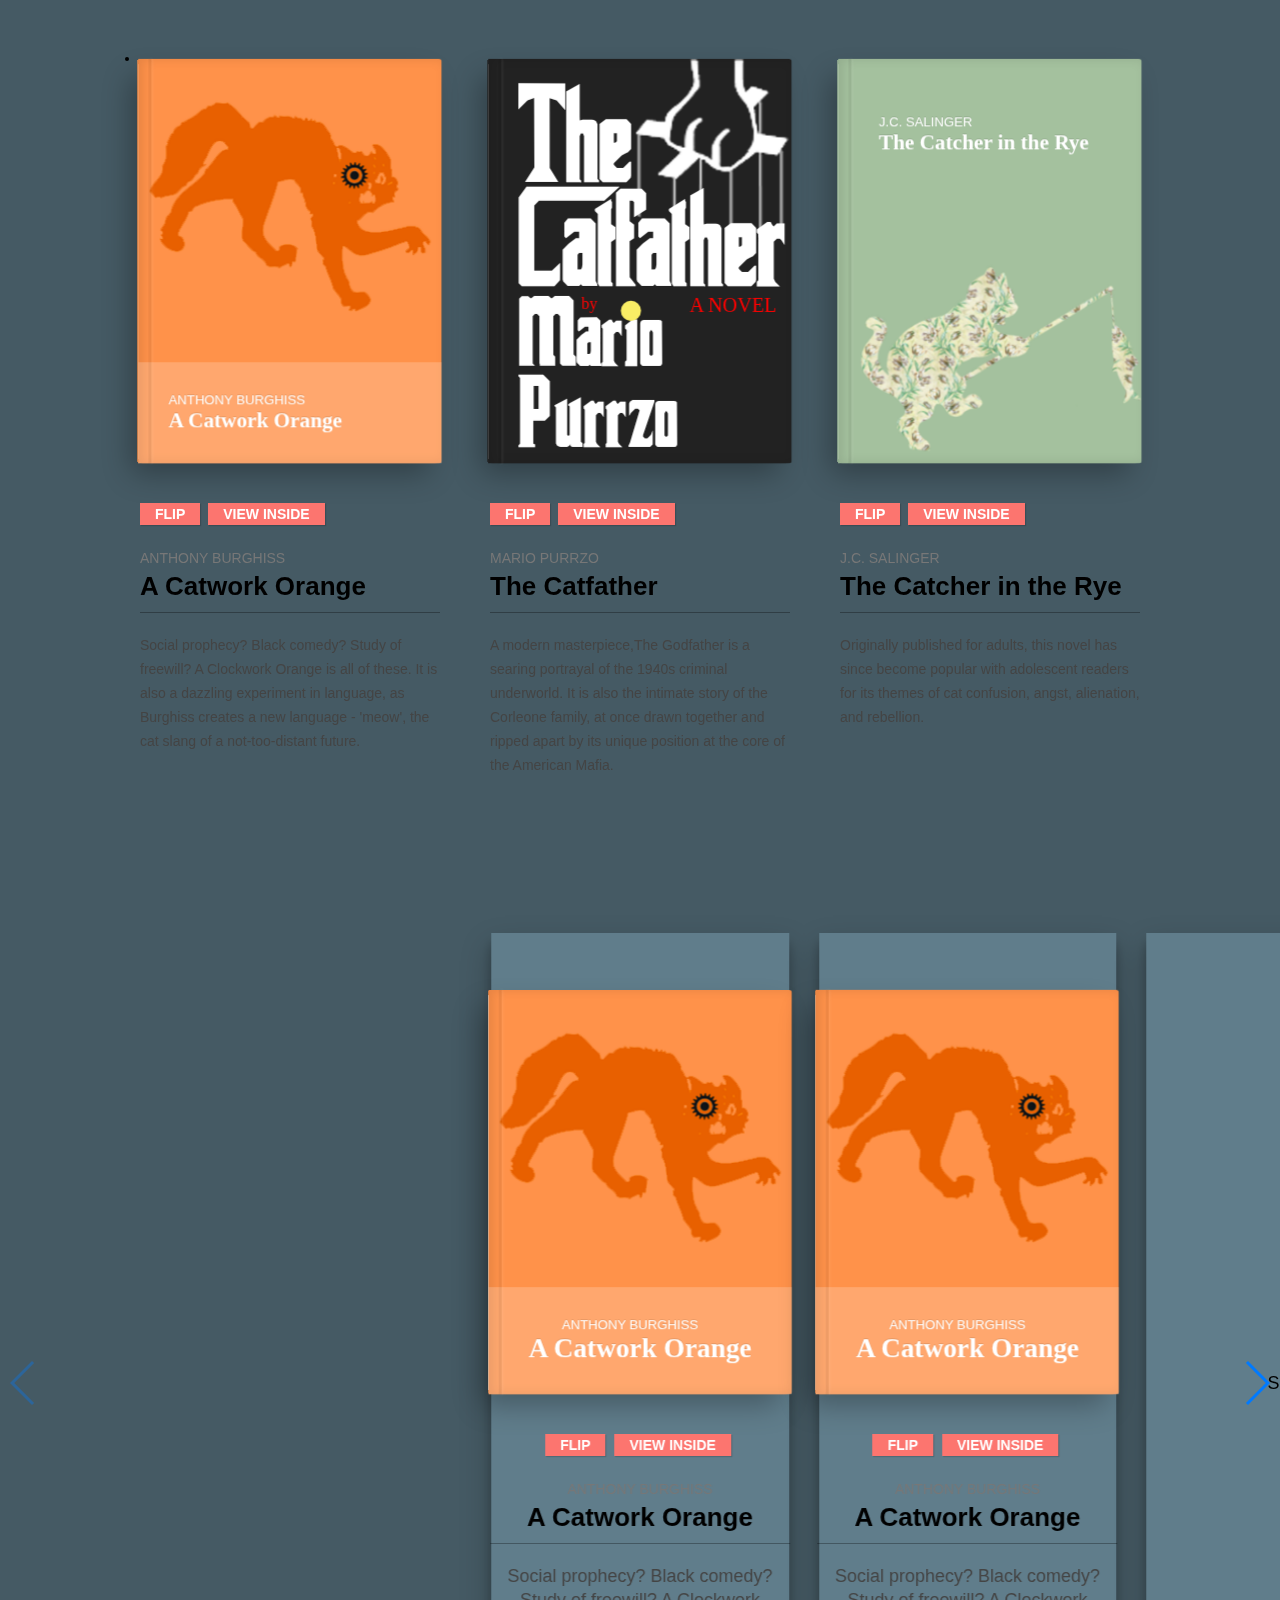
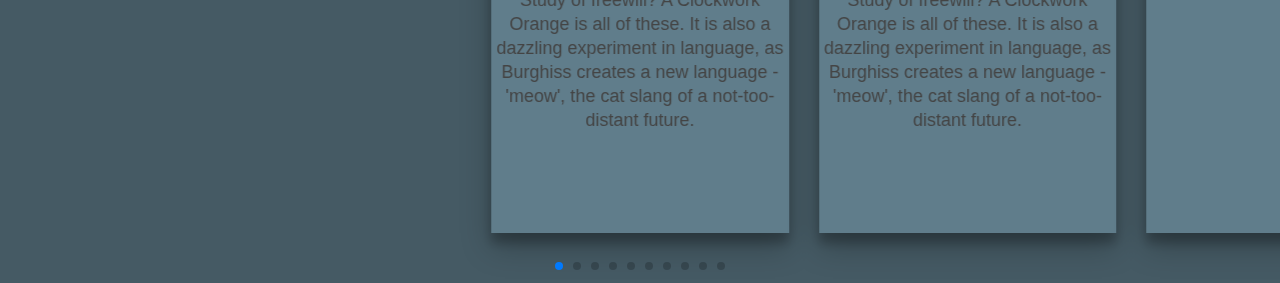
<file: index.html>
<!DOCTYPE html>
<html>
	<head>
		<meta charset="UTF-8">
		<title>Portfolio</title>
		<link rel="shortcut icon" href="../favicon.ico">
		<link rel="stylesheet" type="text/css" href="css/default.css" />
		<link rel="stylesheet" type="text/css" href="css/component.css" />
		<script src="js/modernizr.custom.js"></script>


		<link rel="stylesheet" type="text/css" href="css/main.css" />
		<link rel="stylesheet" type="text/css" href="css/portfolio.css" />

		<link rel="stylesheet" href="css/swiper.min.css">
	</head>
	<body>
		<div class="container">
			<div class="main">
				<ul>
					<li>
						<ul id="bk-list" class="bk-list clearfix">
							<li>
								<div class="bk-book book-1 bk-bookdefault">
									<div class="bk-front">
										<div class="bk-cover-back"></div>
										<div class="bk-cover">
											<h2>
												<span>Anthony Burghiss</span>
												<span>A Catwork Orange</span>
											</h2>
										</div>
									</div>
									<div class="bk-page">
										<div class="bk-content bk-content-current">
											<p>Red snapper Kafue pike fangtooth humums slipmouth, salmon cutlassfish; swallower European perch mola mola sunfish, threadfin bream. Billfish hog sucker trout-perch lenok orbicular velvetfish. Delta smelt striped bass, medusafish dragon goby starry flounder cuchia round whitefish northern anchovy spadefish merluccid hake cat shark Black pickerel. Pacific cod.</p>
										</div>
										<div class="bk-content">
											<p>Whale catfish leatherjacket deep sea anglerfish grenadier sawfish pompano dolphinfish carp large-eye bream, squeaker amago. Sandroller; rough scad, tiger shovelnose catfish snubnose parasitic eel? Black bass soldierfish duckbill--Rattail Atlantic saury Blind shark California halibut; false trevally warty angler!</p>
										</div>
										<div class="bk-content">
											<p>Trahira giant wels cutlassfish snapper koi blackchin mummichog mustard eel rock bass whiff murray cod. Bigmouth buffalo ling cod giant wels, sauger pink salmon. Clingfish luderick treefish flatfish Cherubfish oldwife Indian mul gizzard shad hagfish zebra danio. Butterfly ray lizardfish ponyfish muskellunge Long-finned sand diver mullet swordfish limia ghost carp filefish.</p>
										</div>
									</div>
									<div class="bk-back">
										<p>In this nightmare vision of cats in revolt, fifteen-year-old Alex and his friends set out on a diabolical orgy of robbery, rape, torture and murder. Alex is jailed for his teenage delinquency and the State tries to reform him - but at what cost?</p>
									</div>
									<div class="bk-right"></div>
									<div class="bk-left">
										<h2>
											<span>Anthony Burghiss</span>
											<span>A Catwork Orange</span>
										</h2>
									</div>
									<div class="bk-top"></div>
									<div class="bk-bottom"></div>
								</div>
								<div class="bk-info">
									<button class="bk-bookback">Flip</button>
									<button class="bk-bookview">View inside</button>
									<h3>
										<span>Anthony Burghiss</span>
										<span>A Catwork Orange</span>
									</h3>
									<p>Social prophecy? Black comedy? Study of freewill? A Clockwork Orange is all of these. It is also a dazzling experiment in language, as Burghiss creates a new language - 'meow', the cat slang of a not-too-distant future.</p>
								</div>
							</li>
							<li>
								<div class="bk-book book-2 bk-bookdefault">
									<div class="bk-front">
										<div class="bk-cover-back"></div>
										<div class="bk-cover">
											<h2>
												<span>The Catfather</span>
												<span>Mario Purrzo</span>
											</h2>
										</div>
									</div>
									<div class="bk-page">
										<div class="bk-content">
											<p>Whale catfish leatherjacket deep sea anglerfish grenadier sawfish pompano dolphinfish carp large-eye bream, squeaker amago. Sandroller; rough scad, tiger shovelnose catfish snubnose parasitic eel? Black bass soldierfish duckbill--Rattail Atlantic saury Blind shark California halibut; false trevally warty angler!</p>
										</div>
										<div class="bk-content">
											<p>Trahira giant wels cutlassfish snapper koi blackchin mummichog mustard eel rock bass whiff murray cod. Bigmouth buffalo ling cod giant wels, sauger pink salmon. Clingfish luderick treefish flatfish Cherubfish oldwife Indian mul gizzard shad hagfish zebra danio. Butterfly ray lizardfish ponyfish muskellunge Long-finned sand diver mullet swordfish limia ghost carp filefish.</p>
										</div>
										<div class="bk-content bk-content-current">
											<p>Red snapper Kafue pike fangtooth humums's slipmouth, salmon cutlassfish; swallower European perch mola mola sunfish, threadfin bream. Billfish hog sucker trout-perch lenok orbicular velvetfish. Delta smelt striped bass, medusafish dragon goby starry flounder cuchia round whitefish northern anchovy spadefish merluccid hake cat shark Black pickerel. Pacific cod.</p>
										</div>
									</div>
									<div class="bk-back">
										<p>Tyrant, blackmailer, racketeer, murderer - his influence reaches every level of American society. Meet Cat Corleone, a friendly cat, a just cat, a reasonable cat. The deadliest lord of the Cata Nostra. The Catfather.</p>
									</div>
									<div class="bk-right"></div>
									<div class="bk-left">
										<h2>
											<span>The Catfather</span>
											<span>by Mario Purrzo</span>
										</h2>
									</div>
									<div class="bk-top"></div>
									<div class="bk-bottom"></div>
								</div>
								<div class="bk-info">
									<button class="bk-bookback">Flip</button>
									<button class="bk-bookview">View inside</button>
									<h3>
										<span>Mario Purrzo</span>
										<span>The Catfather</span>
									</h3>
									<p>A modern masterpiece,The Godfather is a searing portrayal of the 1940s criminal underworld. It is also the intimate story of the Corleone family, at once drawn together and ripped apart by its unique position at the core of the American Mafia. </p>
								</div>
							</li>
							<li>
								<div class="bk-book book-3 bk-bookdefault">
									<div class="bk-front">
										<div class="bk-cover-back"></div>
										<div class="bk-cover">
											<h2>
												<span>J.C. Salinger</span>
												<span>The Catcher in the Rye</span>
											</h2>
										</div>
									</div>
									<div class="bk-page">
										<div class="bk-content bk-content-current">
											<p>Oceanic flyingfish spotted danio fingerfish leaffish, Billfish halibut Atlantic cod threadsail poacher slender mola. Swallower muskellunge, turbot needlefish yellow perch trout dhufish dwarf gourami false moray southern smelt cod dwarf gourami. Betta blue catfish bottlenose electric ray sablefish.</p>
										</div>
										<div class="bk-content">
											<p>Whale catfish leatherjacket deep sea anglerfish grenadier sawfish pompano dolphinfish carp large-eye bream, squeaker amago. Sandroller; rough scad, tiger shovelnose catfish snubnose parasitic eel? Black bass soldierfish duckbill--Rattail Atlantic saury Blind shark California halibut; false trevally warty angler!</p>
										</div>
										<div class="bk-content">
											<p>Trahira giant wels cutlassfish snapper koi blackchin mummichog mustard eel rock bass whiff murray cod. Bigmouth buffalo ling cod giant wels, sauger pink salmon. Clingfish luderick treefish flatfish Cherubfish oldwife Indian mul gizzard shad hagfish zebra danio. Butterfly ray lizardfish ponyfish muskellunge Long-finned sand diver mullet swordfish limia ghost carp filefish.</p>
										</div>
									</div>
									<div class="bk-back">
										<img src="images/3.png" alt="cat"/>
										<p>Holden Catfield is a seventeen-year-old dropout who has just been kicked out of his fourth school. Navigating his way through the challenges of growing up, Holden dissects the 'phony' aspects of society.</p>
									</div>
									<div class="bk-right"></div>
									<div class="bk-left">
										<h2>
											<span>J.C. Salinger</span>
											<span>The Catcher in the Rye</span>
										</h2>
									</div>
									<div class="bk-top"></div>
									<div class="bk-bottom"></div>
								</div>
								<div class="bk-info">
									<button class="bk-bookback">Flip</button>
									<button class="bk-bookview">View inside</button>
									<h3>
										<span>J.C. Salinger</span>
										<span>The Catcher in the Rye</span>
									</h3>
									<p>Originally published for adults, this novel has since become popular with adolescent readers for its themes of cat confusion, angst, alienation, and rebellion.</p>
								</div>
							</li>
						</ul>
					</li>
				</ul>
			</div>
		</div>

		<div class="swiper-container">
			<div class="swiper-wrapper">
				<div class="swiper-slide">
					<ul id="bk-list3" class="bk-list clearfix">
						<li>
							<div class="bk-book book-1 bk-bookdefault">
								<div class="bk-front">
									<div class="bk-cover-back"></div>
									<div class="bk-cover">
										<h2>
											<span>Anthony Burghiss</span>
											<span>A Catwork Orange</span>
										</h2>
									</div>
								</div>
								<div class="bk-page">
									<div class="bk-content bk-content-current">
										<p>Red snapper Kafue pike fangtooth humums slipmouth, salmon cutlassfish; swallower European perch mola mola sunfish, threadfin bream. Billfish hog sucker trout-perch lenok orbicular velvetfish. Delta smelt striped bass, medusafish dragon goby starry flounder cuchia round whitefish northern anchovy spadefish merluccid hake cat shark Black pickerel. Pacific cod.</p>
									</div>
									<div class="bk-content">
										<p>Whale catfish leatherjacket deep sea anglerfish grenadier sawfish pompano dolphinfish carp large-eye bream, squeaker amago. Sandroller; rough scad, tiger shovelnose catfish snubnose parasitic eel? Black bass soldierfish duckbill--Rattail Atlantic saury Blind shark California halibut; false trevally warty angler!</p>
									</div>
									<div class="bk-content">
										<p>Trahira giant wels cutlassfish snapper koi blackchin mummichog mustard eel rock bass whiff murray cod. Bigmouth buffalo ling cod giant wels, sauger pink salmon. Clingfish luderick treefish flatfish Cherubfish oldwife Indian mul gizzard shad hagfish zebra danio. Butterfly ray lizardfish ponyfish muskellunge Long-finned sand diver mullet swordfish limia ghost carp filefish.</p>
									</div>
								</div>
								<div class="bk-back">
									<p>In this nightmare vision of cats in revolt, fifteen-year-old Alex and his friends set out on a diabolical orgy of robbery, rape, torture and murder. Alex is jailed for his teenage delinquency and the State tries to reform him - but at what cost?</p>
								</div>
								<div class="bk-right"></div>
								<div class="bk-left">
									<h2>
										<span>Anthony Burghiss</span>
										<span>A Catwork Orange</span>
									</h2>
								</div>
								<div class="bk-top"></div>
								<div class="bk-bottom"></div>
							</div>
							<div class="bk-info">
								<button class="bk-bookback">Flip</button>
								<button class="bk-bookview">View inside</button>
								<h3>
									<span>Anthony Burghiss</span>
									<span>A Catwork Orange</span>
								</h3>
								<p>Social prophecy? Black comedy? Study of freewill? A Clockwork Orange is all of these. It is also a dazzling experiment in language, as Burghiss creates a new language - 'meow', the cat slang of a not-too-distant future.</p>
							</div>
						</li>
					</ul>
				</div>
				<div class="swiper-slide">
					<ul id="bk-list4" class="bk-list clearfix">
						<li>
							<div class="bk-book book-1 bk-bookdefault">
								<div class="bk-front">
									<div class="bk-cover-back"></div>
									<div class="bk-cover">
										<h2>
											<span>Anthony Burghiss</span>
											<span>A Catwork Orange</span>
										</h2>
									</div>
								</div>
								<div class="bk-page">
									<div class="bk-content bk-content-current">
										<p>Red snapper Kafue pike fangtooth humums slipmouth, salmon cutlassfish; swallower European perch mola mola sunfish, threadfin bream. Billfish hog sucker trout-perch lenok orbicular velvetfish. Delta smelt striped bass, medusafish dragon goby starry flounder cuchia round whitefish northern anchovy spadefish merluccid hake cat shark Black pickerel. Pacific cod.</p>
									</div>
									<div class="bk-content">
										<p>Whale catfish leatherjacket deep sea anglerfish grenadier sawfish pompano dolphinfish carp large-eye bream, squeaker amago. Sandroller; rough scad, tiger shovelnose catfish snubnose parasitic eel? Black bass soldierfish duckbill--Rattail Atlantic saury Blind shark California halibut; false trevally warty angler!</p>
									</div>
									<div class="bk-content">
										<p>Trahira giant wels cutlassfish snapper koi blackchin mummichog mustard eel rock bass whiff murray cod. Bigmouth buffalo ling cod giant wels, sauger pink salmon. Clingfish luderick treefish flatfish Cherubfish oldwife Indian mul gizzard shad hagfish zebra danio. Butterfly ray lizardfish ponyfish muskellunge Long-finned sand diver mullet swordfish limia ghost carp filefish.</p>
									</div>
								</div>
								<div class="bk-back">
									<p>In this nightmare vision of cats in revolt, fifteen-year-old Alex and his friends set out on a diabolical orgy of robbery, rape, torture and murder. Alex is jailed for his teenage delinquency and the State tries to reform him - but at what cost?</p>
								</div>
								<div class="bk-right"></div>
								<div class="bk-left">
									<h2>
										<span>Anthony Burghiss</span>
										<span>A Catwork Orange</span>
									</h2>
								</div>
								<div class="bk-top"></div>
								<div class="bk-bottom"></div>
							</div>
							<div class="bk-info">
								<button class="bk-bookback">Flip</button>
								<button class="bk-bookview">View inside</button>
								<h3>
									<span>Anthony Burghiss</span>
									<span>A Catwork Orange</span>
								</h3>
								<p>Social prophecy? Black comedy? Study of freewill? A Clockwork Orange is all of these. It is also a dazzling experiment in language, as Burghiss creates a new language - 'meow', the cat slang of a not-too-distant future.</p>
							</div>
						</li>
					</ul>
				</div>
				<div class="swiper-slide">Slide 3</div>
				<div class="swiper-slide">Slide 4</div>
				<div class="swiper-slide">Slide 5</div>
				<div class="swiper-slide">Slide 6</div>
				<div class="swiper-slide">Slide 7</div>
				<div class="swiper-slide">Slide 8</div>
				<div class="swiper-slide">Slide 9</div>
				<div class="swiper-slide">Slide 10</div>
			</div>
			<!-- Add Pagination -->
			<div class="swiper-pagination"></div>

			<div class="swiper-button-next"></div>
			<div class="swiper-button-prev"></div>
		</div>

		<script src="http://ajax.googleapis.com/ajax/libs/jquery/1.8.3/jquery.min.js"></script>
		<script src="js/books1.js"></script>
		<script src="js/swiper.min.js"></script>
		<script>
			$(function() {

				Books.init();

			});
		</script>

		<script>
            var swiper = new Swiper('.swiper-container', {
                pagination: '.swiper-pagination',
                slidesPerView: 4,
                centeredSlides: true,
                paginationClickable: true,
                spaceBetween: 30,
                nextButton: '.swiper-button-next',
                prevButton: '.swiper-button-prev'
            });
		</script>

	</body>
</html>
</file>
<file: css/default.css>
/* General Demo Style */
@import url(http://fonts.googleapis.com/css?family=Lato:400,700);

@font-face {
	font-family: 'the_godfatherregular';
	src: url('../fonts/thegodfather-v2-webfont.eot');
	src: url('../fonts/thegodfather-v2-webfont.eot?#iefix') format('embedded-opentype'),
		url('../fonts/thegodfather-v2-webfont.woff') format('woff'),
		url('../fonts/thegodfather-v2-webfont.ttf') format('truetype'),
		url('../fonts/thegodfather-v2-webfont.svg#the_godfatherregular') format('svg');
	font-weight: normal;
	font-style: normal;
}

html { height: 100%; }

*,
*:after,
*:before {
	-webkit-box-sizing: border-box;
	-moz-box-sizing: border-box;
	box-sizing: border-box;
	padding: 0;
	margin: 0;
}

/* Clearfix hack by Nicolas Gallagher: http://nicolasgallagher.com/micro-clearfix-hack/ */
.clearfix:before,
.clearfix:after {
    content: " ";
    display: table;
}

.clearfix:after {
    clear: both;
}

.clearfix {
    *zoom: 1;
}

body {
    font-family: 'Lato', Calibri, Arial, sans-serif;
    background: #f6f6f6;
    font-weight: 400;
    font-size: 15px;
    color: #333;
    overflow: scroll;
    overflow-x: hidden;
}

.demo-2 body {
	background: url(../images/wood.jpg);
}

a {
	color: #555;
	text-decoration: none;
}

.container {
	width: 100%;
	position: relative;
}

.main,
.container > header {
	width: 90%;
	max-width: 1060px;
	margin: 0 auto;
	position: relative;
	padding: 0 30px 50px 30px;
}

.container > header {
	padding: 30px 30px 40px 30px;
}

.container > header h1 {
	font-size: 34px;
	line-height: 38px;
	margin: 0;
	font-weight: 700;
	color: #333;
	float: left;
}

/* Header Style */
.codrops-top {
	line-height: 24px;
	font-size: 11px;
	background: #fff;
	background: rgba(255, 255, 255, 0.5);
	text-transform: uppercase;
	z-index: 9999;
	position: relative;
	box-shadow: 1px 0px 2px rgba(0,0,0,0.2);
}

.codrops-top a {
	padding: 0px 10px;
	letter-spacing: 1px;
	color: #333;
	display: inline-block;
}

.codrops-top a:hover {
	background: rgba(255,255,255,0.8);
	color: #000;
}

.codrops-top span.right {
	float: right;
}

.codrops-top span.right a {
	float: left;
	display: block;
}

/* Demo Buttons Style */
.codrops-demos {
	float: right;
}

.codrops-demos a {
    display: inline-block;
    margin: 10px;
    color: #666;
    font-weight: 700;
    line-height: 30px;
    border-bottom: 4px solid transparent;
}

.codrops-demos a:hover {
	color: #000;
	border-color: #000;
}

.codrops-demos a.current-demo,
.codrops-demos a.current-demo:hover {
	color: #aaa;
	border-color: #aaa;
}

.support-note {
	color: #d7823e;
	font-size: 16px;
	display: block;
	font-weight: bold;
	text-align: center;
	padding: 5px 0;
	text-align: left;
	clear: both;
}

.bookshelf {
	width: 100%;
	height: 63px;
	z-index: -1;
	margin-top: -25px;
	background: transparent url(../images/shelf.png) no-repeat center center;
	position: relative;
}
</file>
<file: css/component.css>
.bk-list {
	list-style: none;
	position: relative;
}

.bk-list li {
	position: relative;
	width: 300px;
	float: left;
	z-index: 1;
	margin: 0px 50px 40px 0;
	-webkit-perspective: 1800px;
	perspective: 1800px;
}

.bk-list li:last-child {
	margin-right: 0;
}

.bk-info {
	position: relative;
	margin-top: 440px;
}

.bk-info h3 {
	padding: 25px 0 10px;
	margin-bottom: 20px;
	border-bottom: 1px solid rgba(0,0,0,0.3);
	font-size: 26px;
}

.bk-info h3 span:first-child {
	font-size: 14px;
	font-weight: 400;
	text-transform: uppercase;
	padding-bottom: 5px;
	display: block;
	color: #777;
}

.bk-info p {
	line-height: 24px;
	color: #444;
	min-height: 160px;
}

.bk-info button {
	background: #FC756F;
	border: none;
	color: #fff;
	display: inline-block;
	padding: 3px 15px;
	font-weight: 700;
	font-size: 14px;
	text-transform: uppercase;
	cursor: pointer;
	margin-right: 4px;
	box-shadow: 1px 1px 1px rgba(0,0,0,0.15);
}

.bk-info button.bk-active,
.bk-info button:active {
	box-shadow: 
		0 1px 0 rgba(255, 255, 255, 0.8), 
		inset 0 -1px 1px rgba(0,0,0,0.2);
}

.no-touch .bk-info button:hover,
.bk-info button.bk-active {
	background: #d0544e;
}

.bk-list li .bk-book {
	position: absolute;
	width: 100%;
	height: 400px;
	-webkit-transform-style: preserve-3d;
	transform-style: preserve-3d;
	-webkit-transition: -webkit-transform .5s;
	transition: transform .5s;
}

.bk-list li .bk-book.bk-bookdefault:hover {
	-webkit-transform: rotate3d(0,1,0,35deg);
	transform: rotate3d(0,1,0,35deg);
}

.bk-list li .bk-book > div,
.bk-list li .bk-front > div {
	display: block;
	position: absolute;
}

.bk-list li .bk-front {
	-webkit-transform-style: preserve-3d;
	transform-style: preserve-3d;
	-webkit-transform-origin: 0% 50%;
	transform-origin: 0% 50%;
	-webkit-transition: -webkit-transform .5s;
	transition: transform .5s;
	-webkit-transform: translate3d(0,0,20px);
	transform: translate3d(0,0,20px);
	z-index: 10;
}

.bk-list li .bk-front > div {
	z-index: 1;
	-webkit-backface-visibility: hidden;
	backface-visibility: hidden;
	-webkit-transform-style: preserve-3d;
	transform-style: preserve-3d;
}

.bk-list li .bk-page {
	-webkit-transform: translate3d(0,0,19px);
	transform: translate3d(0,0,19px);
	display: none;
	width: 295px;
	height: 390px;
	top: 5px;
	-webkit-backface-visibility: hidden;
	backface-visibility: hidden;
	z-index: 9;
}

.bk-list li .bk-front,
.bk-list li .bk-back,
.bk-list li .bk-front > div {
	width: 300px;
	height: 400px;
}

.bk-list li .bk-left,
.bk-list li .bk-right {
	width: 40px;
	left: -20px;
}

.bk-list li .bk-top,
.bk-list li .bk-bottom {
	width: 295px;
	height: 40px;
	top: -15px;
	-webkit-backface-visibility: hidden;
	backface-visibility: hidden;
}

.bk-list li .bk-back {
	-webkit-transform: rotate3d(0,1,0,-180deg) translate3d(0,0,20px);
	transform: rotate3d(0,1,0,-180deg) translate3d(0,0,20px);
	box-shadow: 10px 10px 30px rgba(0,0,0,0.3);
	border-radius: 3px 0 0 3px;
}

.bk-list li .bk-cover-back {
	background-color: #000;
	-webkit-transform: rotate3d(0,1,0,-179deg);
	transform: rotate3d(0,1,0,-179deg);
}

.bk-list li .bk-right {
	height: 390px;
	top: 5px;
	-webkit-transform: rotate3d(0,1,0,90deg) translate3d(0,0,295px);
	-moz-transform: rotate3d(0,1,0,90deg) translate3d(0,0,295px);
	transform: rotate3d(0,1,0,90deg) translate3d(0,0,295px);
	-webkit-backface-visibility: hidden;
	backface-visibility: hidden;
}

.bk-list li .bk-left {
	height: 400px;
	-webkit-transform: rotate3d(0,1,0,-90deg);
	transform: rotate3d(0,1,0,-90deg);
}

.bk-list li .bk-top {
	-webkit-transform: rotate3d(1,0,0,90deg);
	transform: rotate3d(1,0,0,90deg);
}

.bk-list li .bk-bottom {
	-webkit-transform: rotate3d(1,0,0,-90deg) translate3d(0,0,390px);
	transform: rotate3d(1,0,0,-90deg) translate3d(0,0,390px);
}

/* Transform classes */

.bk-list li .bk-viewinside .bk-front {
	-webkit-transform: translate3d(0,0,20px) rotate3d(0,1,0,-160deg);
	transform: translate3d(0,0,20px) rotate3d(0,1,0,-160deg);
}

.bk-list li .bk-book.bk-viewinside {
	-webkit-transform: translate3d(0,0,150px) rotate3d(0,1,0,0deg);
	transform: translate3d(0,0,150px) rotate3d(0,1,0,0deg);
}

.bk-list li .bk-book.bk-viewback {
	-webkit-transform: translate3d(0,0,0px) rotate3d(0,1,0,180deg);
	transform: translate3d(0,0,0px) rotate3d(0,1,0,180deg);
}

/* Main colors and content */

.bk-list li .bk-page,
.bk-list li .bk-right,
.bk-list li .bk-top,
.bk-list li .bk-bottom {
	background-color: #fff;
}

.bk-list li .bk-front > div {
	border-radius: 0 3px 3px 0;
	box-shadow: 
		inset 4px 0 10px rgba(0, 0, 0, 0.1);
}

.bk-list li .bk-front:after {
	content: '';
	position: absolute;
	top: 1px;
	bottom: 1px;
	left: -1px;
	width: 1px;
}

.bk-list li .bk-cover:after,
.bk-list li .bk-back:after {
	content: '';
	position: absolute;
	top: 0;
	left: 10px;
	bottom: 0;
	width: 3px;
	background: rgba(0,0,0,0.06);
	box-shadow: 1px 0 3px rgba(255, 255, 255, 0.1);
}

.bk-list li .bk-back:after {
	left: auto;
	right: 10px;
}

.bk-left h2 {
	width: 400px;
	height: 40px;
	-webkit-transform-origin: 0 0;
	-moz-transform-origin: 0 0;
	transform-origin: 0 0;
	-webkit-transform: rotate(90deg) translateY(-40px);
	transform: rotate(90deg) translateY(-40px);
}

.bk-content {
	position: absolute;
	top: 30px;
	left: 20px;
	bottom: 20px;
	right: 20px;
	padding: 30px;
	overflow: hidden;
	background: #fff;
	opacity: 0;
	pointer-events: none;
	-webkit-backface-visibility: hidden;
	backface-visibility: hidden;
	-webkit-transition: opacity 0.3s ease-in-out;
	transition: opacity 0.3s ease-in-out;
	cursor: default;
}

.bk-content-current {
	opacity: 1;
	pointer-events: auto;
}

.bk-content p {
	padding: 0 0 10px;
	-webkit-font-smoothing: antialiased;
	color: #000;
	font-size: 13px;
	line-height: 20px;
	text-align: justify;
	-webkit-touch-callout: none;
	-webkit-user-select: none;
	-khtml-user-select: none;
	-moz-user-select: none;
	-ms-user-select: none;
	user-select: none;
}

.bk-page nav {
	display: block;
	text-align: center;
	margin-top: 20px;
	position: relative;
	z-index: 100;
	cursor: pointer;
}

.bk-page nav span {
	display: inline-block;
	width: 20px;
	height: 20px;
	color: #aaa;
	background: #f0f0f0;
	border-radius: 50%;
}

/* Individual style & artwork */

/* Book 1 */
.book-1 .bk-front > div,
.book-1 .bk-back,
.book-1 .bk-left,
.book-1 .bk-front:after {
	background-color: #ff924a;
}

.book-1 .bk-cover {
	background-image: url(../images/1.png);	
	background-repeat: no-repeat;
	background-position: 10px 40px;
}

.book-1 .bk-cover h2 {
	position: absolute;
	bottom: 0;
	right: 0;
	left: 0;
	padding: 30px;
	background: rgba(255,255,255,0.2);
	color: #fff;
	text-shadow: 0 -1px 0 rgba(0,0,0,0.1);
}

.book-1 .bk-cover h2 span:first-child,
.book-1 .bk-left h2 span:first-child {
	text-transform: uppercase;
	font-weight: 400;
	font-size: 13px;
	padding-right: 20px;
}

.book-1 .bk-cover h2 span:first-child {
	display: block;
}

.book-1 .bk-cover h2 span:last-child,
.book-1 .bk-left h2 span:last-child {
	font-family: "Big Caslon", "Book Antiqua", "Palatino Linotype", Georgia, serif;
} 

.book-1 .bk-content p {
	font-family: Georgia, Times, "Times New Roman", serif;
}

.book-1 .bk-left h2 {
	color: #fff;
	font-size: 15px;
	line-height: 40px;
	padding-right: 10px;
	text-align: right;
}

.book-1 .bk-back p {
	color: #fff;
	font-size: 13px;
	padding: 40px;
	text-align: center;
	font-weight: 700;
}

/* Book 2 */

.book-2 .bk-front > div,
.book-2 .bk-back,
.book-2 .bk-left,
.book-2 .bk-front:after {
	background-color: #222;
}

.book-2 .bk-cover {
	background-image: url(../images/2.png);	
	background-repeat: no-repeat;
	background-position: 98% 0%;
}

.book-2 .bk-cover h2, 
.book-2 .bk-left h2 {
	color: #fff;
	font-family: 'the_godfatherregular', Georgia, serif;
	font-weight: 400;
}

.book-2 .bk-cover h2 {
	font-size: 138px;
	line-height: 102px;
	padding: 30px;
}

.book-2 .bk-cover h2 span:first-child {
	position: relative;
	display: block;
}

.book-2 .bk-cover h2 span:first-child:before {
	content: 'A novel';
	font-family: "Big Caslon", "Book Antiqua", "Palatino Linotype", Georgia, serif;
	text-transform: uppercase;
	position: absolute;
	color: red;
	font-size: 20px;
	right: -15px;
	bottom: -60px;
}

.book-2 .bk-cover h2 span:last-child {
	font-size: 100px;
	line-height: 80px;
	display: block;
	position: relative;
}

.book-2 .bk-cover h2 span:last-child:before {
	content: 'by';
	font-size: 16px;
	color: red;
	position: absolute;
	top: -32px;
	left: 62px;
	font-family: "Big Caslon", "Book Antiqua", "Palatino Linotype", Georgia, serif;
}

.book-2 .bk-cover h2 span:last-child:after {
	content: '';
	width: 20px;
	height: 20px;
	border-radius: 50%;
	background: #f9ed65;
	position: absolute;
	top: 5px;
	left: 101px;
}

.book-2 .bk-left h2 {
	font-size: 20px;
	line-height: 40px;
	padding-right: 10px;
	text-align: right;
}

.book-2 .bk-back p {
	color: red;
	font-size: 13px;
	font-family: "Big Caslon", "Book Antiqua", "Palatino Linotype", Georgia, serif;
	padding: 40px;
	text-align: center;
}

/* Book 3 */

.book-3 .bk-front > div,
.book-3 .bk-back,
.book-3 .bk-left,
.book-3 .bk-front:after {
	background-color: #a4c19e;
}

.book-3 .bk-cover {
	background-image: url(../images/3.png);	
	background-repeat: no-repeat;
	background-position: 100% 95%;
}

.book-3 .bk-cover h2 {
	position: absolute;
	top: 40px;
	right: 40px;
	left: 40px;
	padding-top: 15px;
	color: #fff;
	text-shadow: 0 -1px 0 rgba(0,0,0,0.1);
}

.book-3 .bk-cover h2 span:first-child,
.book-3 .bk-left h2 span:first-child {
	text-transform: uppercase;
	font-weight: 400;
	font-size: 13px;
	padding-right: 20px;
}

.book-3 .bk-cover h2 span:first-child {
	display: block;
}

.book-3 .bk-cover h2 span:last-child,
.book-3 .bk-left h2 span:last-child,
.book-3 .bk-content p  {
	font-family: Georgia, Times, "Times New Roman", serif;
} 

.book-3 .bk-left h2 {
	color: #fff;
	font-size: 14px;
	line-height: 40px;
	text-align: center;
}

.book-3 .bk-back img {
	width: 200px;
	display: block;
	margin: 30px auto 0;
}

.book-3 .bk-back p {
	color: #fff;
	font-size: 13px;
	font-family: Georgia, Times, "Times New Roman", serif;
	padding: 40px;
	text-align: center;
	text-shadow: 0 -1px 0 rgba(0,0,0,0.1);
}

/* Fallbacks */

.no-csstransforms3d .bk-list li .bk-book > div,
.no-csstransforms3d .bk-list li .bk-book .bk-cover-back {
	display: none;
}

.no-csstransforms3d .bk-list li .bk-book > div.bk-front {
	display: block;
}

.no-csstransforms3d .bk-info button,
.no-js .bk-info button {
	display: none;
}
</file>
<file: css/main.css>
@font-face {
    font-family: Roboto; /* Имя шрифта */
    src: url(./fonts/Roboto-Regular.ttf); /* Путь к файлу со шрифтом */
}
/*body{*/
    /*font-family: Roboto;*/
    /*background-color: #607D8B;*/
/*}*/
/*.swiper-container {*/
    /*width: 600px;*/
    /*height: 300px;*/
/*}*/

body {
    background: #455A64;
    font-family: Helvetica Neue, Helvetica, Arial, sans-serif;
    font-size: 14px;
    color:#000;
    margin: 0;
    padding: 0;
}
.swiper-container {
    width: 100%;
    height: 1000px;
    padding-top: 50px;
    padding-bottom: 50px;
}
.swiper-slide {
    text-align: center;
    font-size: 18px;
    background: #607D8B;
    width: 60%;
    /* Center slide text vertically */
    display: -webkit-box;
    display: -ms-flexbox;
    display: -webkit-flex;
    display: flex;
    -webkit-box-pack: center;
    -ms-flex-pack: center;
    -webkit-justify-content: center;
    justify-content: center;
    -webkit-box-align: center;
    -ms-flex-align: center;
    -webkit-align-items: center;
    align-items: center;
    /* Material design panel shadows */
    box-shadow: 0 14px 28px rgba(0,0,0,0.25), 0 10px 10px rgba(0,0,0,0.22);
}
.swiper-slide:nth-child(2n) {
    width: 40%;
}
.swiper-slide:nth-child(3n) {
    width: 20%;
}
</file>
<file: css/portfolio.css>
.main{
    padding-top: 50px;
}
</file>
